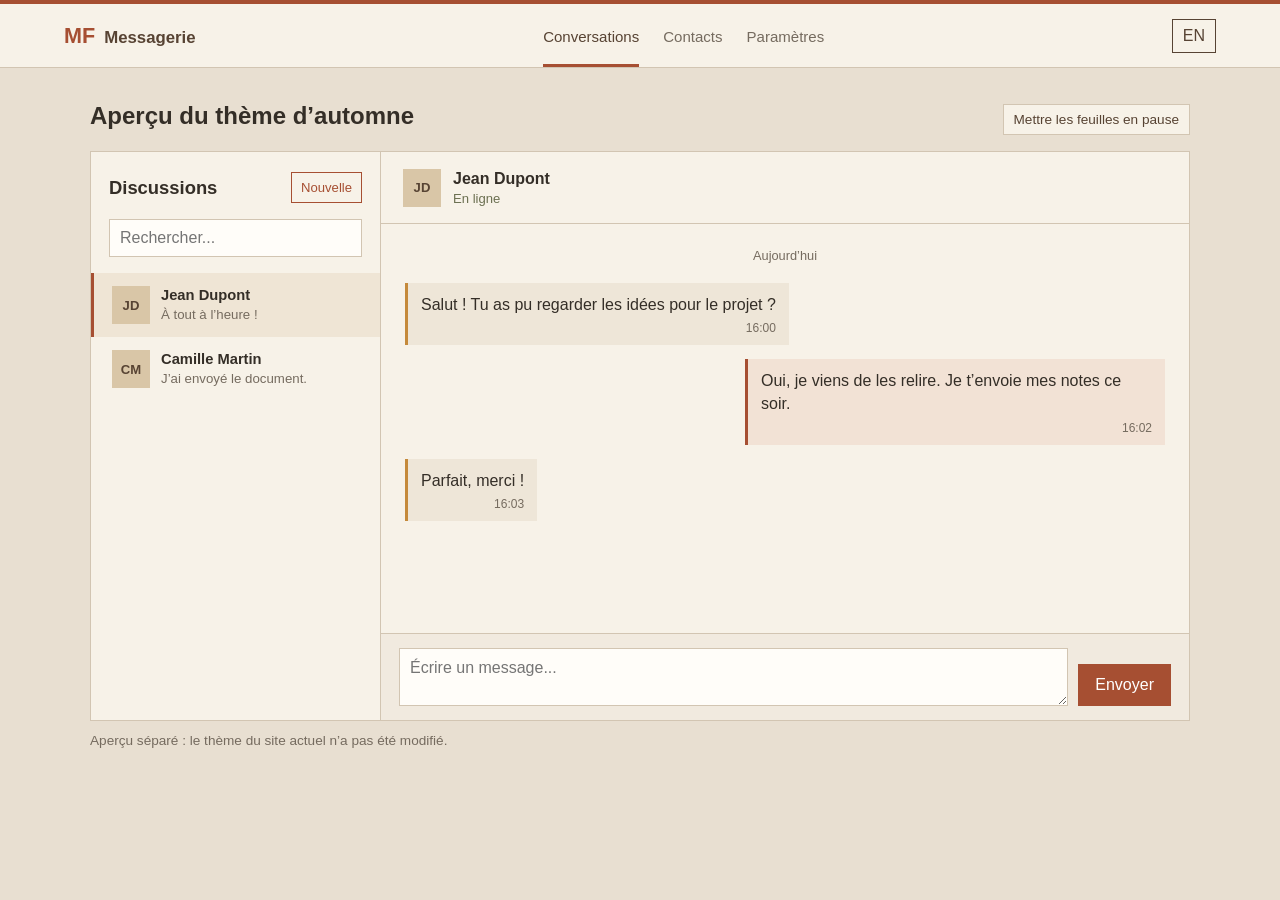
<file: brouillon-utile/apercu-theme-automne.html>
<!DOCTYPE html>
<html lang="fr">
<head>
    <meta charset="UTF-8">
    <meta name="viewport" content="width=device-width, initial-scale=1.0">
    <title>Aperçu du thème d’automne — Messagerie</title>
    <style>
        /* Autumn colors with light paper, brown, rust and olive */
        :root {
            --encre: #342e27;
            --brun: #574333;
            --rouille: #a64f32;
            --ocre: #c58a3b;
            --olive: #6b7051;
            --papier: #f7f2e8;
            --fond: #e8dfd1;
            --ligne: #d2c5b2;
            --texte-doux: #756b5f;
        }

        * {
            box-sizing: border-box;
        }

        body {
            min-height: 100vh;
            margin: 0;
            background: var(--fond);
            color: var(--encre);
            font-family: Arial, Helvetica, sans-serif;
        }

        /* Simple navigation with a rust accent */
        .barre-haute {
            display: flex;
            align-items: center;
            justify-content: space-between;
            gap: 28px;
            min-height: 68px;
            padding: 0 5vw;
            border-top: 4px solid var(--rouille);
            border-bottom: 1px solid var(--ligne);
            background: var(--papier);
        }

        .marque {
            color: var(--brun);
            font-size: 1.05rem;
            font-weight: 700;
            text-decoration: none;
            white-space: nowrap;
        }

        .marque span {
            display: inline-block;
            margin-right: 9px;
            color: var(--rouille);
            font-size: 1.35rem;
        }

        .navigation {
            display: flex;
            align-items: center;
            gap: 24px;
        }

        .navigation a {
            padding: 23px 0 19px;
            border-bottom: 3px solid transparent;
            color: var(--texte-doux);
            font-size: 0.94rem;
            text-decoration: none;
        }

        .navigation a:hover,
        .navigation a.active {
            border-bottom-color: var(--rouille);
            color: var(--brun);
        }

        .langue {
            padding: 7px 10px;
            border: 1px solid var(--brun);
            background: transparent;
            color: var(--brun);
            font: inherit;
        }

        main {
            width: min(1100px, calc(100% - 40px));
            margin: 34px auto;
        }

        .intro {
            display: flex;
            align-items: baseline;
            justify-content: space-between;
            gap: 16px;
            margin: 0 0 16px;
        }

        .intro h1 {
            margin: 0;
            font-size: 1.5rem;
            font-weight: 600;
        }

        .intro p {
            margin: 0;
            color: var(--texte-doux);
            font-size: 0.9rem;
        }

        /* Main chat window */
        .messagerie {
            display: grid;
            grid-template-columns: 290px minmax(0, 1fr);
            min-height: 570px;
            border: 1px solid var(--ligne);
            background: var(--papier);
        }

        .panneau-discussions {
            padding: 20px 0;
            border-right: 1px solid var(--ligne);
        }

        .titre-discussions {
            display: flex;
            align-items: center;
            justify-content: space-between;
            gap: 10px;
            padding: 0 18px 16px;
        }

        .titre-discussions h2 {
            margin: 0;
            font-size: 1.15rem;
        }

        .nouvelle {
            padding: 7px 9px;
            border: 1px solid var(--rouille);
            background: transparent;
            color: var(--rouille);
            font: inherit;
            font-size: 0.82rem;
        }

        .recherche {
            width: calc(100% - 36px);
            margin: 0 18px 16px;
            padding: 9px 10px;
            border: 1px solid var(--ligne);
            background: #fffdf9;
            color: var(--encre);
            font: inherit;
        }

        .liste {
            margin: 0;
            padding: 0;
            list-style: none;
        }

        .contact {
            display: grid;
            grid-template-columns: 38px minmax(0, 1fr);
            gap: 11px;
            padding: 13px 18px;
            border-left: 3px solid transparent;
        }

        .contact.actif {
            border-left-color: var(--rouille);
            background: #efe5d5;
        }

        /* Square initials to match the page style */
        .initiales {
            display: grid;
            width: 38px;
            height: 38px;
            place-items: center;
            background: #d9c6a7;
            color: var(--brun);
            font-size: 0.82rem;
            font-weight: 700;
        }

        .contact strong {
            display: block;
            margin: 1px 0 4px;
            font-size: 0.92rem;
        }

        .contact p {
            overflow: hidden;
            margin: 0;
            color: var(--texte-doux);
            font-size: 0.83rem;
            text-overflow: ellipsis;
            white-space: nowrap;
        }

        .zone-conversation {
            display: flex;
            min-width: 0;
            flex-direction: column;
        }

        .entete-conversation {
            display: flex;
            align-items: center;
            gap: 12px;
            min-height: 72px;
            padding: 14px 22px;
            border-bottom: 1px solid var(--ligne);
        }

        .entete-conversation h2 {
            margin: 0 0 3px;
            font-size: 1rem;
        }

        .statut {
            margin: 0;
            color: var(--olive);
            font-size: 0.82rem;
        }

        .messages {
            display: flex;
            flex: 1;
            flex-direction: column;
            align-items: flex-start;
            gap: 14px;
            padding: 24px;
        }

        .date {
            align-self: center;
            margin: 0 0 6px;
            color: var(--texte-doux);
            font-size: 0.8rem;
        }

        .message {
            max-width: min(76%, 420px);
            padding: 10px 13px;
            border-left: 3px solid var(--ocre);
            background: #eee6d8;
        }

        .message p {
            margin: 0;
            line-height: 1.45;
        }

        .message time {
            display: block;
            margin-top: 5px;
            color: var(--texte-doux);
            font-size: 0.75rem;
            text-align: right;
        }

        .message.envoye {
            align-self: flex-end;
            border-left-color: var(--rouille);
            background: #f2e2d5;
        }

        .compose {
            display: flex;
            gap: 10px;
            padding: 14px 18px;
            border-top: 1px solid var(--ligne);
            background: #f1eadf;
        }

        .compose textarea {
            min-height: 42px;
            flex: 1;
            resize: vertical;
            padding: 10px;
            border: 1px solid var(--ligne);
            background: #fffdf9;
            color: var(--encre);
            font: inherit;
        }

        .envoyer {
            align-self: flex-end;
            min-height: 42px;
            padding: 0 16px;
            border: 1px solid var(--rouille);
            background: var(--rouille);
            color: white;
            font: inherit;
        }

        .note {
            margin: 12px 0;
            color: var(--texte-doux);
            font-size: 0.85rem;
        }

        @media (max-width: 700px) {
            .barre-haute {
                flex-wrap: wrap;
                gap: 0 16px;
                padding: 12px 18px;
            }

            .navigation {
                order: 3;
                width: 100%;
                justify-content: space-between;
                gap: 12px;
            }

            .navigation a {
                padding: 12px 0 9px;
                font-size: 0.86rem;
            }

            main {
                width: calc(100% - 24px);
                margin: 20px auto;
            }

            .intro {
                align-items: flex-start;
                flex-direction: column;
                gap: 5px;
            }

            .messagerie {
                grid-template-columns: 1fr;
            }

            .panneau-discussions {
                padding-bottom: 8px;
                border-right: 0;
                border-bottom: 1px solid var(--ligne);
            }

            .liste {
                display: grid;
                grid-template-columns: repeat(2, minmax(0, 1fr));
            }

            .contact {
                padding: 10px;
            }

            .messages {
                min-height: 300px;
                padding: 18px 14px;
            }

            .message {
                max-width: 88%;
            }
        }

        /* Separate falling, swaying and rotating movements */
        .feuilles-automne {
            position: fixed;
            inset: 0;
            overflow: hidden;
            z-index: 5;
            pointer-events: none;
        }

        .feuille {
            position: absolute;
            top: -60px;
            left: var(--position);
            width: var(--taille);
            height: var(--taille);
            color: var(--couleur);
            opacity: var(--opacite);
            animation: chute var(--duree) var(--retard) linear infinite;
            will-change: transform;
        }

        .feuille-balancement {
            display: block;
            width: 100%;
            height: 100%;
            animation: balancement var(--oscillation) var(--retard) ease-in-out infinite alternate;
        }

        .feuille svg {
            display: block;
            width: 100%;
            height: 100%;
            animation: tourbillon var(--rotation) var(--retard) linear infinite;
        }

        @keyframes chute {
            from { transform: translate3d(0, -40px, 0); }
            to { transform: translate3d(var(--derive), calc(100vh + 120px), 0); }
        }

        @keyframes balancement {
            from { transform: translateX(-22px) rotate(-18deg); }
            to { transform: translateX(22px) rotate(18deg); }
        }

        @keyframes tourbillon {
            0% { transform: rotate(0deg) rotateY(0deg); }
            50% { transform: rotate(180deg) rotateY(65deg); }
            100% { transform: rotate(360deg) rotateY(0deg); }
        }

        .pause-feuilles {
            padding: 7px 10px;
            border: 1px solid var(--ligne);
            background: var(--papier);
            color: var(--brun);
            font: inherit;
            font-size: 0.85rem;
            cursor: pointer;
        }

        .pause-feuilles:hover { border-color: var(--rouille); }

        .pause-feuilles:focus-visible {
            outline: 2px solid var(--rouille);
            outline-offset: 3px;
        }

        .feuilles-en-pause .feuille,
        .feuilles-en-pause .feuille-balancement,
        .feuilles-en-pause .feuille svg {
            animation-play-state: paused;
        }

        @media (max-width: 700px) {
            .feuille:nth-child(n + 13) { display: none; }
        }

        /* Follow the browser preference for reduced motion */
        @media (prefers-reduced-motion: reduce) {
            .feuilles-automne, .pause-feuilles { display: none; }
            .feuille, .feuille-balancement, .feuille svg { animation: none; }
        }
    </style>
</head>
<body>
    <!-- Decorative leaves leave the page controls clickable -->
    <svg width="0" height="0" aria-hidden="true" style="position:absolute;overflow:hidden">
        <defs>
            <symbol id="feuille-erable" viewBox="0 0 64 64">
                <path fill="currentColor" d="M31 5 39 20 45 14 44 28 58 23 51 37 58 40 39 48 34 47 34 59 30 59 30 47 25 48 7 40 14 37 6 23 20 28 19 14 25 20Z"/>
                <path d="M32 18V52M32 37 20 30M32 37 44 30M32 43 21 40M32 43 43 40" fill="none" stroke="#65432b" stroke-width="1.5" opacity=".5"/>
            </symbol>
            <symbol id="feuille-longue" viewBox="0 0 64 64">
                <path fill="currentColor" d="M32 5C16 12 10 25 15 38 18 46 25 49 30 50L29 60 33 60 34 50C44 46 51 35 48 24 46 15 40 9 32 5Z"/>
                <path d="M32 13 32 53M32 27 23 22M32 34 42 27M32 42 22 35" fill="none" stroke="#65432b" stroke-width="1.5" opacity=".5"/>
            </symbol>
        </defs>
    </svg>
    <div class="feuilles-automne" aria-hidden="true"></div>
    <header class="barre-haute">
        <a class="marque" href="../index.html"><span>MF</span>Messagerie</a>
        <nav class="navigation" aria-label="Navigation principale">
            <a class="active" href="../conversations.html">Conversations</a>
            <a href="../contact.html">Contacts</a>
            <a href="../settings.html">Paramètres</a>
        </nav>
        <button class="langue" type="button">EN</button>
    </header>

    <main>
        <div class="intro">
            <h1>Aperçu du thème d’automne</h1>
            <button class="pause-feuilles" type="button" aria-pressed="false">Mettre les feuilles en pause</button>
        </div>

        <div class="messagerie">
            <aside class="panneau-discussions">
                <div class="titre-discussions">
                    <h2>Discussions</h2>
                    <button class="nouvelle" type="button">Nouvelle</button>
                </div>
                <input class="recherche" type="search" placeholder="Rechercher..." aria-label="Rechercher une discussion">

                <ul class="liste">
                    <li class="contact actif">
                        <span class="initiales">JD</span>
                        <div>
                            <strong>Jean Dupont</strong>
                            <p>À tout à l’heure !</p>
                        </div>
                    </li>
                    <li class="contact">
                        <span class="initiales">CM</span>
                        <div>
                            <strong>Camille Martin</strong>
                            <p>J’ai envoyé le document.</p>
                        </div>
                    </li>
                </ul>
            </aside>

            <section class="zone-conversation" aria-label="Conversation avec Jean Dupont">
                <header class="entete-conversation">
                    <span class="initiales">JD</span>
                    <div>
                        <h2>Jean Dupont</h2>
                        <p class="statut">En ligne</p>
                    </div>
                </header>

                <div class="messages">
                    <p class="date">Aujourd’hui</p>
                    <article class="message">
                        <p>Salut ! Tu as pu regarder les idées pour le projet ?</p>
                        <time datetime="16:00">16:00</time>
                    </article>
                    <article class="message envoye">
                        <p>Oui, je viens de les relire. Je t’envoie mes notes ce soir.</p>
                        <time datetime="16:02">16:02</time>
                    </article>
                    <article class="message">
                        <p>Parfait, merci !</p>
                        <time datetime="16:03">16:03</time>
                    </article>
                </div>

                <div class="compose">
                    <textarea aria-label="Écrire un message" placeholder="Écrire un message..."></textarea>
                    <button class="envoyer" type="button">Envoyer</button>
                </div>
            </section>
        </div>

        <p class="note">Aperçu séparé : le thème du site actuel n’a pas été modifié.</p>
    </main>
    <script>
        // Vary the leaves and spread them through the animation from the start
        const decorFeuilles = document.querySelector(".feuilles-automne");
        const couleursFeuilles = ["#b24e2c", "#c98a30", "#8e5939", "#a96726", "#858052"];
        const fragmentsFeuilles = document.createDocumentFragment();
        const svgNamespace = "http://www.w3.org/2000/svg";

        for (let index = 0; index < 24; index += 1) {
            const feuille = document.createElement("span");
            feuille.className = "feuille";
            feuille.style.setProperty("--position", ((index * 37 + 3) % 100) + "%");
            feuille.style.setProperty("--taille", (20 + (index * 7) % 23) + "px");
            feuille.style.setProperty("--couleur", couleursFeuilles[index % couleursFeuilles.length]);
            feuille.style.setProperty("--opacite", (0.35 + (index % 4) * 0.12).toFixed(2));
            feuille.style.setProperty("--duree", (14 + index % 11) + "s");
            feuille.style.setProperty("--retard", -(index * 2.7 + 4) + "s");
            feuille.style.setProperty("--derive", ((index % 2 ? 1 : -1) * (30 + index % 6 * 12)) + "px");
            feuille.style.setProperty("--oscillation", (2.8 + index % 4 * 0.6) + "s");
            feuille.style.setProperty("--rotation", (6 + index % 7) + "s");

            const forme = index % 3 === 0 ? "feuille-longue" : "feuille-erable";
            // Build the leaf from DOM nodes using the local SVG shapes
            const balancement = document.createElement("span");
            balancement.className = "feuille-balancement";
            const svg = document.createElementNS(svgNamespace, "svg");
            svg.setAttribute("viewBox", "0 0 64 64");
            const reference = document.createElementNS(svgNamespace, "use");
            reference.setAttribute("href", "#" + forme);
            svg.append(reference);
            balancement.append(svg);
            feuille.append(balancement);
            fragmentsFeuilles.appendChild(feuille);
        }

        decorFeuilles.appendChild(fragmentsFeuilles);

        // Pause or resume the falling leaves
        const boutonPause = document.querySelector(".pause-feuilles");
        boutonPause.addEventListener("click", () => {
            const enPause = document.body.classList.toggle("feuilles-en-pause");
            boutonPause.setAttribute("aria-pressed", String(enPause));
            boutonPause.textContent = enPause ? "Reprendre les feuilles" : "Mettre les feuilles en pause";
        });
    </script>
</body>
</html>
</file>
